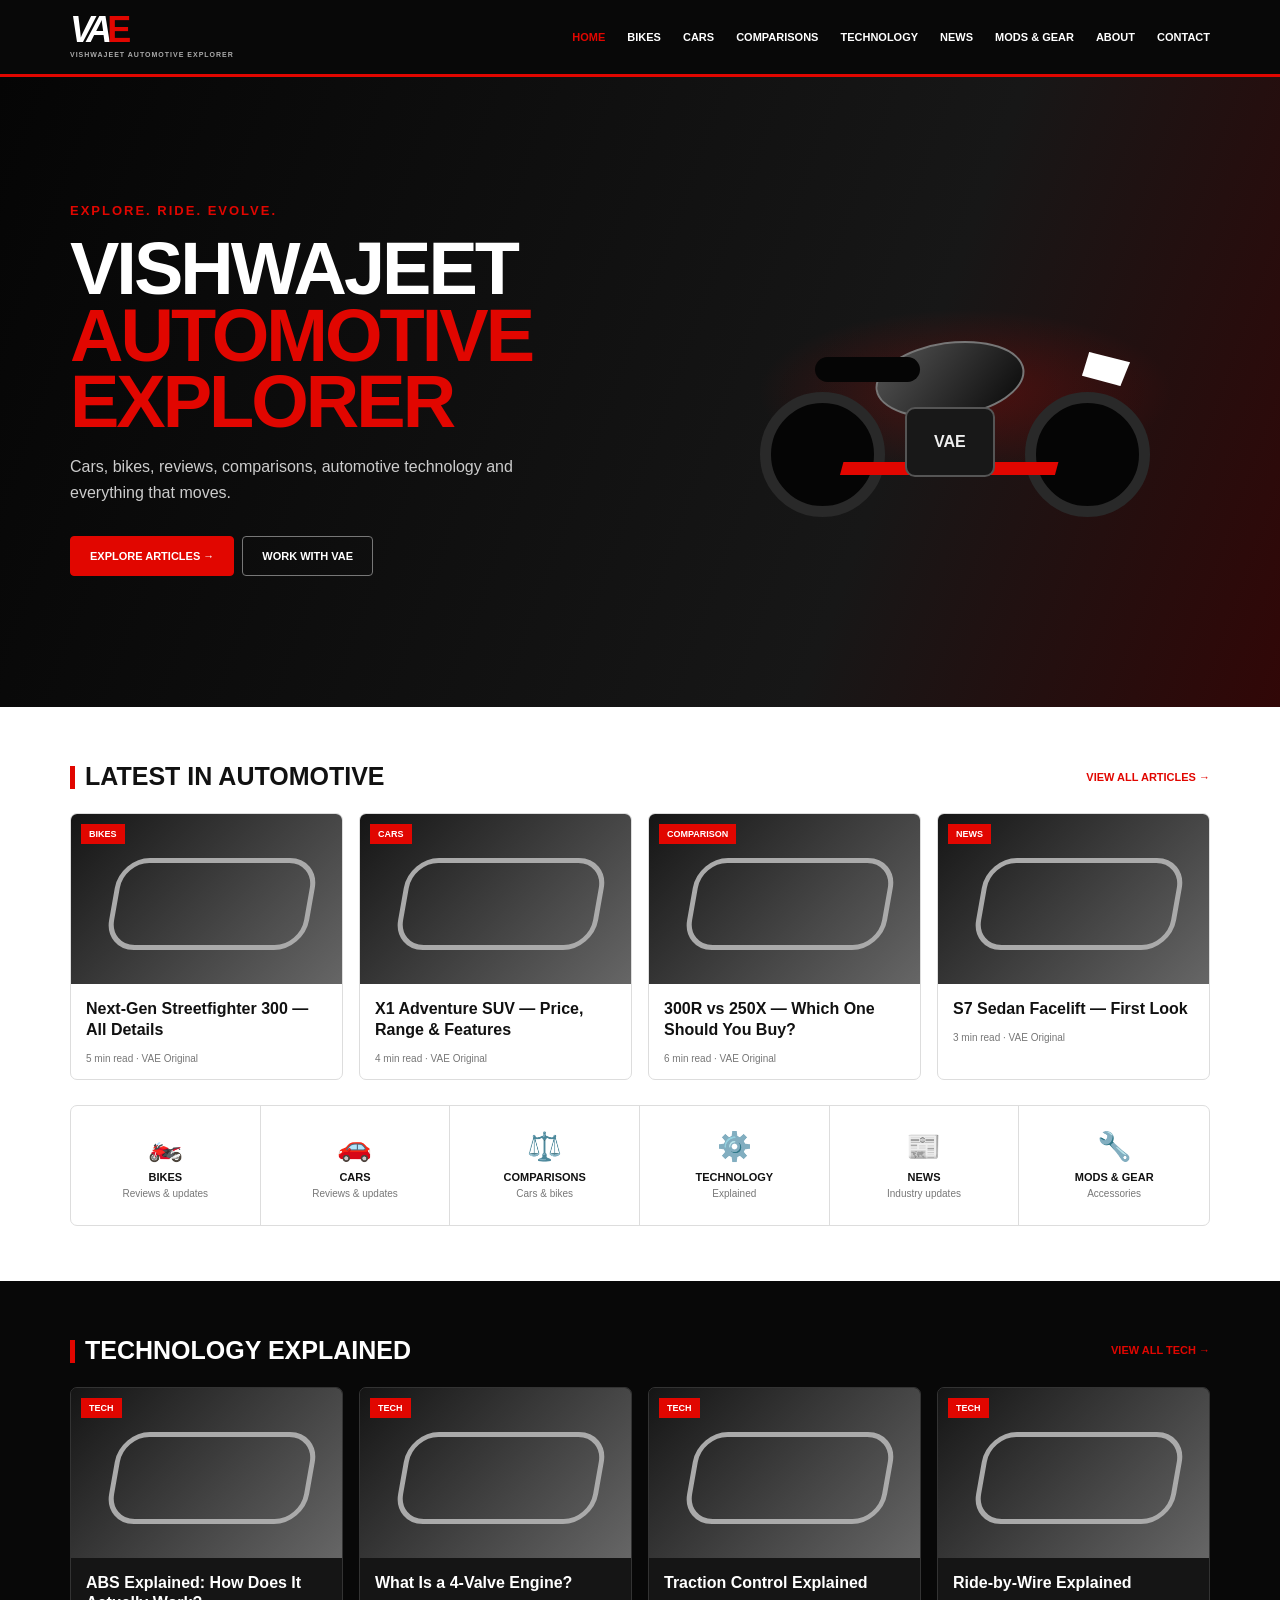
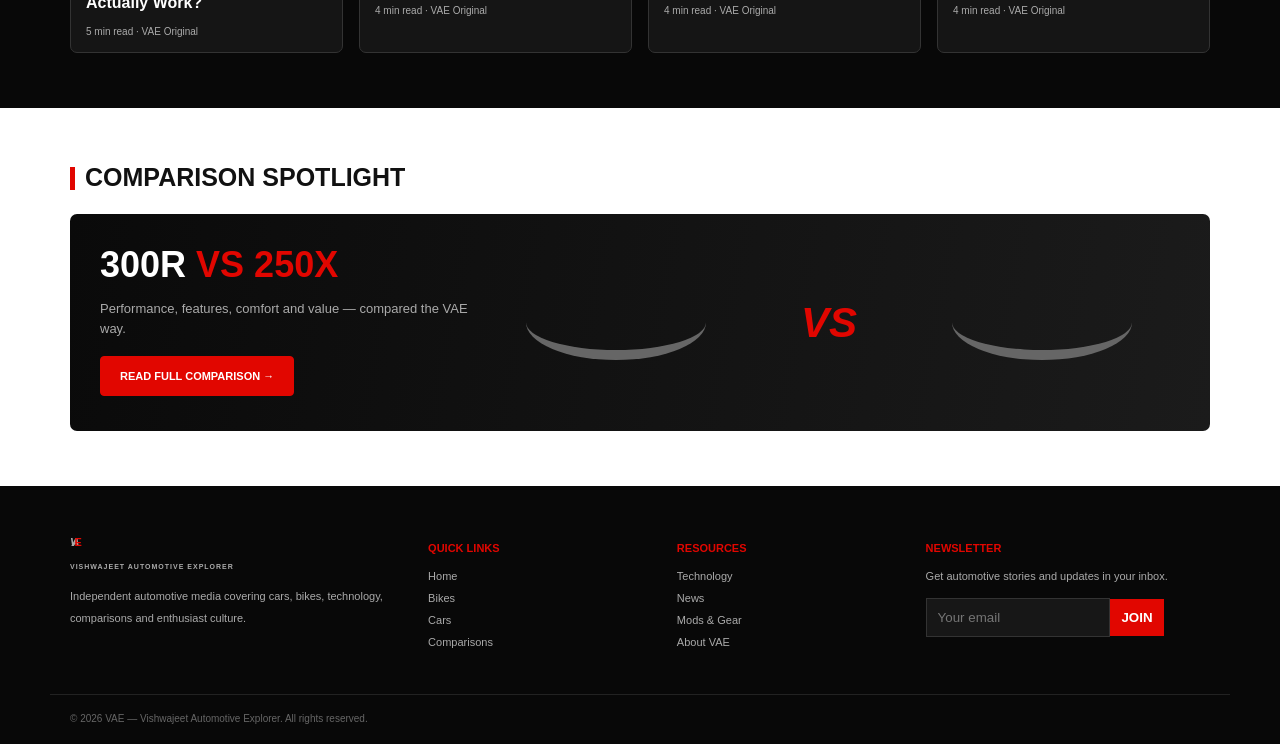
<file: index.html>
<!doctype html><html lang="en"><head><meta charset="utf-8"><meta name="viewport" content="width=device-width,initial-scale=1">
<title>Home | VAE</title><meta name="description" content="VAE — Vishwajeet Automotive Explorer. Cars, bikes, comparisons, technology and automotive news."><link rel="stylesheet" href="style.css"></head>
<body><header><div class="container nav"><a class="logo" href="index.html">VA<i>E</i><span class="sub">VISHWAJEET AUTOMOTIVE EXPLORER</span></a><nav><a class="active" href="index.html">Home</a><a class="" href="bikes.html">Bikes</a><a class="" href="cars.html">Cars</a><a class="" href="comparisons.html">Comparisons</a><a class="" href="technology.html">Technology</a><a class="" href="news.html">News</a><a class="" href="mods.html">Mods & Gear</a><a class="" href="about.html">About</a><a class="" href="contact.html">Contact</a></nav><div class="menu">☰</div></div></header><section class="hero"><div class="container hero-grid"><div><div class="eyebrow">EXPLORE. RIDE. EVOLVE.</div><h1>Vishwajeet<br><span>Automotive Explorer</span></h1><p>Cars, bikes, reviews, comparisons, automotive technology and everything that moves.</p><div class="actions"><a class="btn red" href="#latest">Explore Articles →</a><a class="btn" href="contact.html">Work With VAE</a></div></div><div class="bike-art"><div class="bike"><div class="wheel w1"></div><div class="wheel w2"></div><div class="tank"></div><div class="seat"></div><div class="frame"></div><div class="engine"></div><div class="lamp"></div></div></div></div></section>
<section id="latest"><div class="container"><div class="title"><h2>Latest in Automotive</h2><a class="more" href="news.html">View all articles →</a></div><div class="grid"><article class="card"><div class="pic"><span class="tag">BIKES</span></div><div class="body"><h3>Next-Gen Streetfighter 300 — All Details</h3><div class="meta">5 min read · VAE Original</div></div></article><article class="card"><div class="pic"><span class="tag">CARS</span></div><div class="body"><h3>X1 Adventure SUV — Price, Range & Features</h3><div class="meta">4 min read · VAE Original</div></div></article><article class="card"><div class="pic"><span class="tag">COMPARISON</span></div><div class="body"><h3>300R vs 250X — Which One Should You Buy?</h3><div class="meta">6 min read · VAE Original</div></div></article><article class="card"><div class="pic"><span class="tag">NEWS</span></div><div class="body"><h3>S7 Sedan Facelift — First Look</h3><div class="meta">3 min read · VAE Original</div></div></article></div>
<div class="categories"><a class="cat" href="bikes.html"><div class="icon">🏍️</div><b>BIKES</b><span>Reviews & updates</span></a><a class="cat" href="cars.html"><div class="icon">🚗</div><b>CARS</b><span>Reviews & updates</span></a><a class="cat" href="comparisons.html"><div class="icon">⚖️</div><b>COMPARISONS</b><span>Cars & bikes</span></a><a class="cat" href="technology.html"><div class="icon">⚙️</div><b>TECHNOLOGY</b><span>Explained</span></a><a class="cat" href="news.html"><div class="icon">📰</div><b>NEWS</b><span>Industry updates</span></a><a class="cat" href="mods.html"><div class="icon">🔧</div><b>MODS & GEAR</b><span>Accessories</span></a></div></div></section>
<section class="dark"><div class="container"><div class="title"><h2>Technology Explained</h2><a class="more" href="technology.html">View all tech →</a></div><div class="grid"><article class="card"><div class="pic"><span class="tag">TECH</span></div><div class="body"><h3>ABS Explained: How Does It Actually Work?</h3><div class="meta">5 min read · VAE Original</div></div></article><article class="card"><div class="pic"><span class="tag">TECH</span></div><div class="body"><h3>What Is a 4-Valve Engine?</h3><div class="meta">4 min read · VAE Original</div></div></article><article class="card"><div class="pic"><span class="tag">TECH</span></div><div class="body"><h3>Traction Control Explained</h3><div class="meta">4 min read · VAE Original</div></div></article><article class="card"><div class="pic"><span class="tag">TECH</span></div><div class="body"><h3>Ride-by-Wire Explained</h3><div class="meta">4 min read · VAE Original</div></div></article></div></div></section>
<section><div class="container"><div class="title"><h2>Comparison Spotlight</h2></div><div class="compare"><div><h2>300R <span>vs 250X</span></h2><p>Performance, features, comfort and value — compared the VAE way.</p><a class="btn red" href="comparisons.html">Read Full Comparison →</a></div><div class="versus"><div class="mini"></div><div class="vs">VS</div><div class="mini"></div></div></div></div></section>
<footer><div class="container foot"><div><a class="logo" href="index.html">VA<i>E</i><span class="sub">VISHWAJEET AUTOMOTIVE EXPLORER</span></a><p>Independent automotive media covering cars, bikes, technology, comparisons and enthusiast culture.</p></div><div><h3>Quick Links</h3><p><a href="index.html">Home</a><br><a href="bikes.html">Bikes</a><br><a href="cars.html">Cars</a><br><a href="comparisons.html">Comparisons</a></p></div><div><h3>Resources</h3><p><a href="technology.html">Technology</a><br><a href="news.html">News</a><br><a href="mods.html">Mods & Gear</a><br><a href="about.html">About VAE</a></p></div><div><h3>Newsletter</h3><p>Get automotive stories and updates in your inbox.</p><form onsubmit="event.preventDefault();alert('Thanks for joining VAE!');"><input aria-label="Email" required type="email" placeholder="Your email" style="padding:11px;width:65%;background:#171717;border:1px solid #333;color:white"><button style="padding:11px;background:#e10600;color:white;border:0;font-weight:bold">JOIN</button></form></div></div><div class="container copy">© 2026 VAE — Vishwajeet Automotive Explorer. All rights reserved.</div></footer></body></html>
</file>
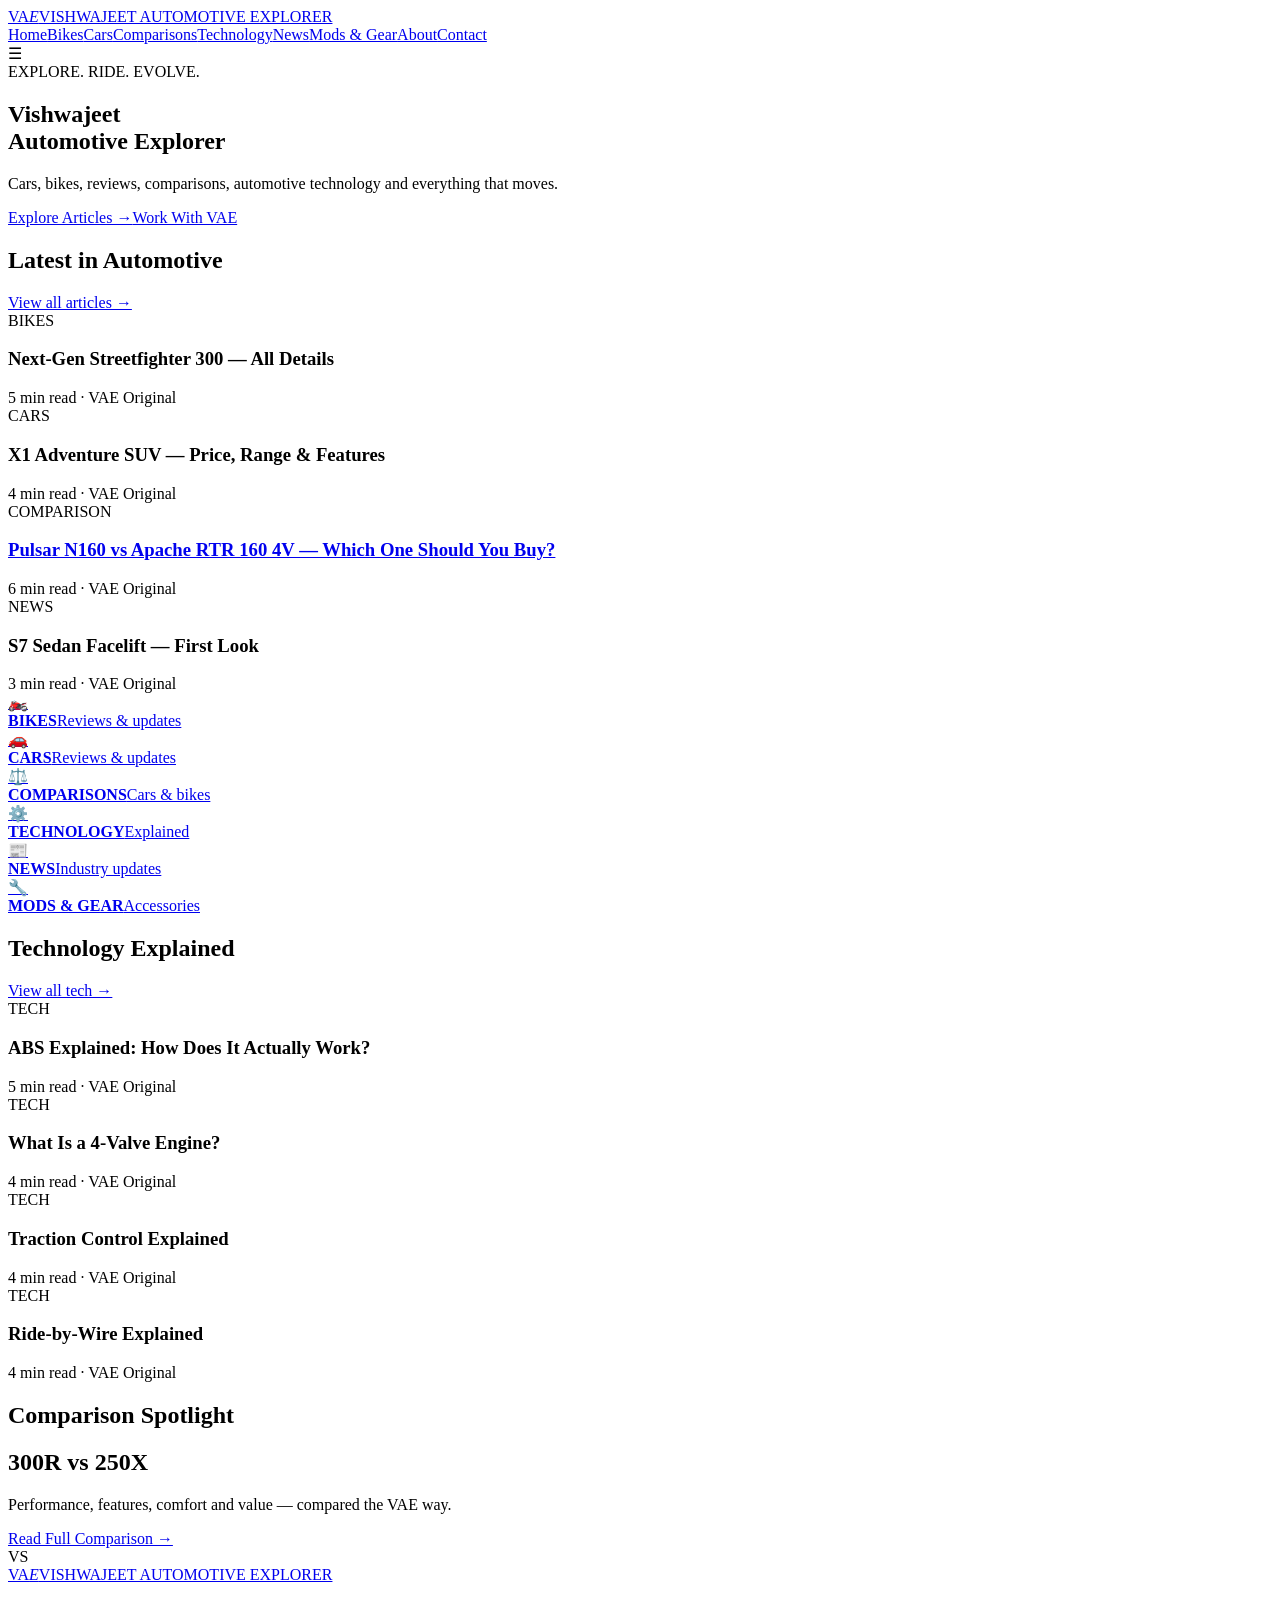
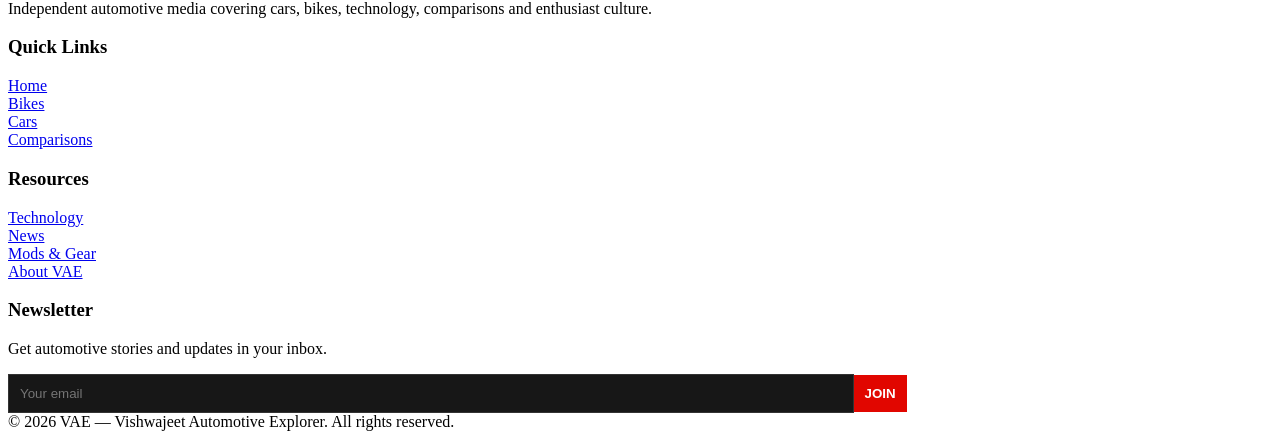
<file: VAE_real_website_N160_Apache_article/index.html>
<!doctype html><html lang="en"><head><meta charset="utf-8"><meta name="viewport" content="width=device-width,initial-scale=1">
<title>Home | VAE</title><meta name="description" content="VAE — Vishwajeet Automotive Explorer. Cars, bikes, comparisons, technology and automotive news."><link rel="stylesheet" href="style.css"></head>
<body><header><div class="container nav"><a class="logo" href="index.html">VA<i>E</i><span class="sub">VISHWAJEET AUTOMOTIVE EXPLORER</span></a><nav><a class="active" href="index.html">Home</a><a class="" href="bikes.html">Bikes</a><a class="" href="cars.html">Cars</a><a class="" href="comparisons.html">Comparisons</a><a class="" href="technology.html">Technology</a><a class="" href="news.html">News</a><a class="" href="mods.html">Mods & Gear</a><a class="" href="about.html">About</a><a class="" href="contact.html">Contact</a></nav><div class="menu">☰</div></div></header><section class="hero"><div class="container hero-grid"><div><div class="eyebrow">EXPLORE. RIDE. EVOLVE.</div><h1>Vishwajeet<br><span>Automotive Explorer</span></h1><p>Cars, bikes, reviews, comparisons, automotive technology and everything that moves.</p><div class="actions"><a class="btn red" href="#latest">Explore Articles →</a><a class="btn" href="contact.html">Work With VAE</a></div></div><div class="bike-art"><div class="bike"><div class="wheel w1"></div><div class="wheel w2"></div><div class="tank"></div><div class="seat"></div><div class="frame"></div><div class="engine"></div><div class="lamp"></div></div></div></div></section>
<section id="latest"><div class="container"><div class="title"><h2>Latest in Automotive</h2><a class="more" href="news.html">View all articles →</a></div><div class="grid"><article class="card"><div class="pic"><span class="tag">BIKES</span></div><div class="body"><h3>Next-Gen Streetfighter 300 — All Details</h3><div class="meta">5 min read · VAE Original</div></div></article><article class="card"><div class="pic"><span class="tag">CARS</span></div><div class="body"><h3>X1 Adventure SUV — Price, Range & Features</h3><div class="meta">4 min read · VAE Original</div></div></article><article class="card"><div class="pic"><span class="tag">COMPARISON</span></div><div class="body"><h3><a href="pulsar-n160-vs-apache-rtr-160-4v.html">Pulsar N160 vs Apache RTR 160 4V — Which One Should You Buy?</a></h3><div class="meta">6 min read · VAE Original</div></div></article><article class="card"><div class="pic"><span class="tag">NEWS</span></div><div class="body"><h3>S7 Sedan Facelift — First Look</h3><div class="meta">3 min read · VAE Original</div></div></article></div>
<div class="categories"><a class="cat" href="bikes.html"><div class="icon">🏍️</div><b>BIKES</b><span>Reviews & updates</span></a><a class="cat" href="cars.html"><div class="icon">🚗</div><b>CARS</b><span>Reviews & updates</span></a><a class="cat" href="comparisons.html"><div class="icon">⚖️</div><b>COMPARISONS</b><span>Cars & bikes</span></a><a class="cat" href="technology.html"><div class="icon">⚙️</div><b>TECHNOLOGY</b><span>Explained</span></a><a class="cat" href="news.html"><div class="icon">📰</div><b>NEWS</b><span>Industry updates</span></a><a class="cat" href="mods.html"><div class="icon">🔧</div><b>MODS & GEAR</b><span>Accessories</span></a></div></div></section>
<section class="dark"><div class="container"><div class="title"><h2>Technology Explained</h2><a class="more" href="technology.html">View all tech →</a></div><div class="grid"><article class="card"><div class="pic"><span class="tag">TECH</span></div><div class="body"><h3>ABS Explained: How Does It Actually Work?</h3><div class="meta">5 min read · VAE Original</div></div></article><article class="card"><div class="pic"><span class="tag">TECH</span></div><div class="body"><h3>What Is a 4-Valve Engine?</h3><div class="meta">4 min read · VAE Original</div></div></article><article class="card"><div class="pic"><span class="tag">TECH</span></div><div class="body"><h3>Traction Control Explained</h3><div class="meta">4 min read · VAE Original</div></div></article><article class="card"><div class="pic"><span class="tag">TECH</span></div><div class="body"><h3>Ride-by-Wire Explained</h3><div class="meta">4 min read · VAE Original</div></div></article></div></div></section>
<section><div class="container"><div class="title"><h2>Comparison Spotlight</h2></div><div class="compare"><div><h2>300R <span>vs 250X</span></h2><p>Performance, features, comfort and value — compared the VAE way.</p><a class="btn red" href="comparisons.html">Read Full Comparison →</a></div><div class="versus"><div class="mini"></div><div class="vs">VS</div><div class="mini"></div></div></div></div></section>
<footer><div class="container foot"><div><a class="logo" href="index.html">VA<i>E</i><span class="sub">VISHWAJEET AUTOMOTIVE EXPLORER</span></a><p>Independent automotive media covering cars, bikes, technology, comparisons and enthusiast culture.</p></div><div><h3>Quick Links</h3><p><a href="index.html">Home</a><br><a href="bikes.html">Bikes</a><br><a href="cars.html">Cars</a><br><a href="comparisons.html">Comparisons</a></p></div><div><h3>Resources</h3><p><a href="technology.html">Technology</a><br><a href="news.html">News</a><br><a href="mods.html">Mods & Gear</a><br><a href="about.html">About VAE</a></p></div><div><h3>Newsletter</h3><p>Get automotive stories and updates in your inbox.</p><form onsubmit="event.preventDefault();alert('Thanks for joining VAE!');"><input aria-label="Email" required type="email" placeholder="Your email" style="padding:11px;width:65%;background:#171717;border:1px solid #333;color:white"><button style="padding:11px;background:#e10600;color:white;border:0;font-weight:bold">JOIN</button></form></div></div><div class="container copy">© 2026 VAE — Vishwajeet Automotive Explorer. All rights reserved.</div></footer></body></html>
</file>
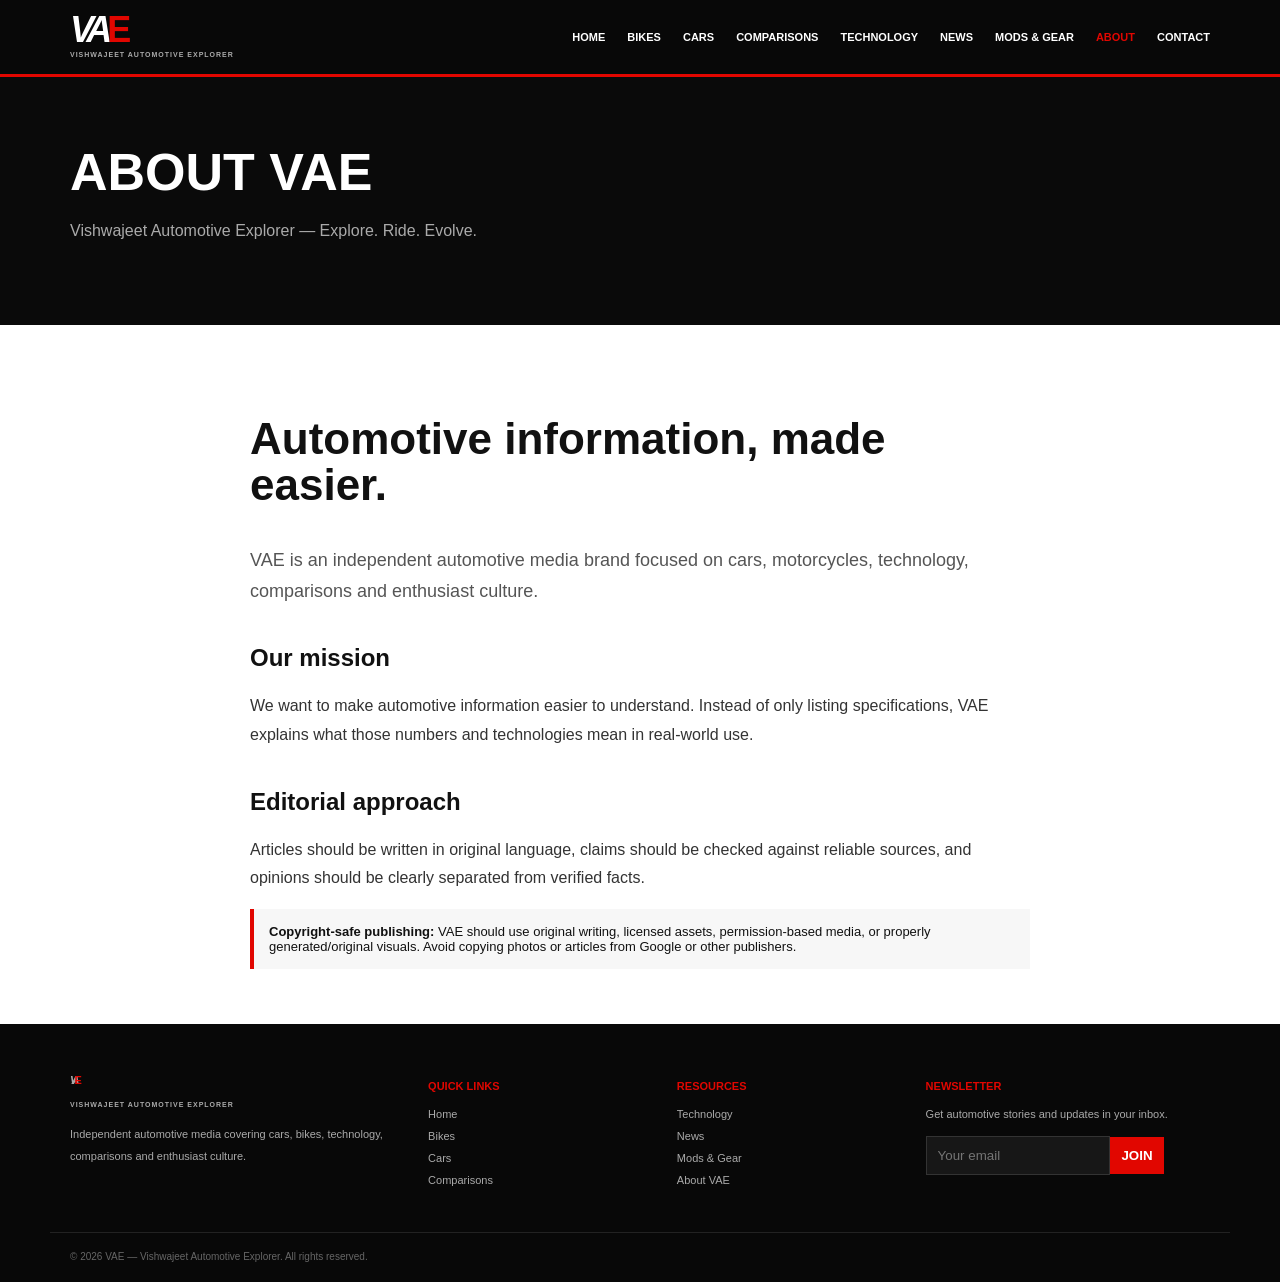
<file: 383d36e6-2457-49e1-8d88-7e3988788743.html>
<!doctype html><html lang="en"><head><meta charset="utf-8"><meta name="viewport" content="width=device-width,initial-scale=1">
<title>About VAE | VAE</title><meta name="description" content="VAE — Vishwajeet Automotive Explorer. Cars, bikes, comparisons, technology and automotive news."><link rel="stylesheet" href="style.css"></head>
<body><header><div class="container nav"><a class="logo" href="index.html">VA<i>E</i><span class="sub">VISHWAJEET AUTOMOTIVE EXPLORER</span></a><nav><a class="" href="index.html">Home</a><a class="" href="bikes.html">Bikes</a><a class="" href="cars.html">Cars</a><a class="" href="comparisons.html">Comparisons</a><a class="" href="technology.html">Technology</a><a class="" href="news.html">News</a><a class="" href="mods.html">Mods & Gear</a><a class="active" href="about.html">About</a><a class="" href="contact.html">Contact</a></nav><div class="menu">☰</div></div></header><section class="page-hero"><div class="container"><h1>About VAE</h1><p>Vishwajeet Automotive Explorer — Explore. Ride. Evolve.</p></div></section><section><div class="container article"><h1>Automotive information, made easier.</h1><p class="lead">VAE is an independent automotive media brand focused on cars, motorcycles, technology, comparisons and enthusiast culture.</p><h2>Our mission</h2><p>We want to make automotive information easier to understand. Instead of only listing specifications, VAE explains what those numbers and technologies mean in real-world use.</p><h2>Editorial approach</h2><p>Articles should be written in original language, claims should be checked against reliable sources, and opinions should be clearly separated from verified facts.</p><div class="notice"><b>Copyright-safe publishing:</b> VAE should use original writing, licensed assets, permission-based media, or properly generated/original visuals. Avoid copying photos or articles from Google or other publishers.</div></div></section>
<footer><div class="container foot"><div><a class="logo" href="index.html">VA<i>E</i><span class="sub">VISHWAJEET AUTOMOTIVE EXPLORER</span></a><p>Independent automotive media covering cars, bikes, technology, comparisons and enthusiast culture.</p></div><div><h3>Quick Links</h3><p><a href="index.html">Home</a><br><a href="bikes.html">Bikes</a><br><a href="cars.html">Cars</a><br><a href="comparisons.html">Comparisons</a></p></div><div><h3>Resources</h3><p><a href="technology.html">Technology</a><br><a href="news.html">News</a><br><a href="mods.html">Mods & Gear</a><br><a href="about.html">About VAE</a></p></div><div><h3>Newsletter</h3><p>Get automotive stories and updates in your inbox.</p><form onsubmit="event.preventDefault();alert('Thanks for joining VAE!');"><input aria-label="Email" required type="email" placeholder="Your email" style="padding:11px;width:65%;background:#171717;border:1px solid #333;color:white"><button style="padding:11px;background:#e10600;color:white;border:0;font-weight:bold">JOIN</button></form></div></div><div class="container copy">© 2026 VAE — Vishwajeet Automotive Explorer. All rights reserved.</div></footer></body></html>
</file>
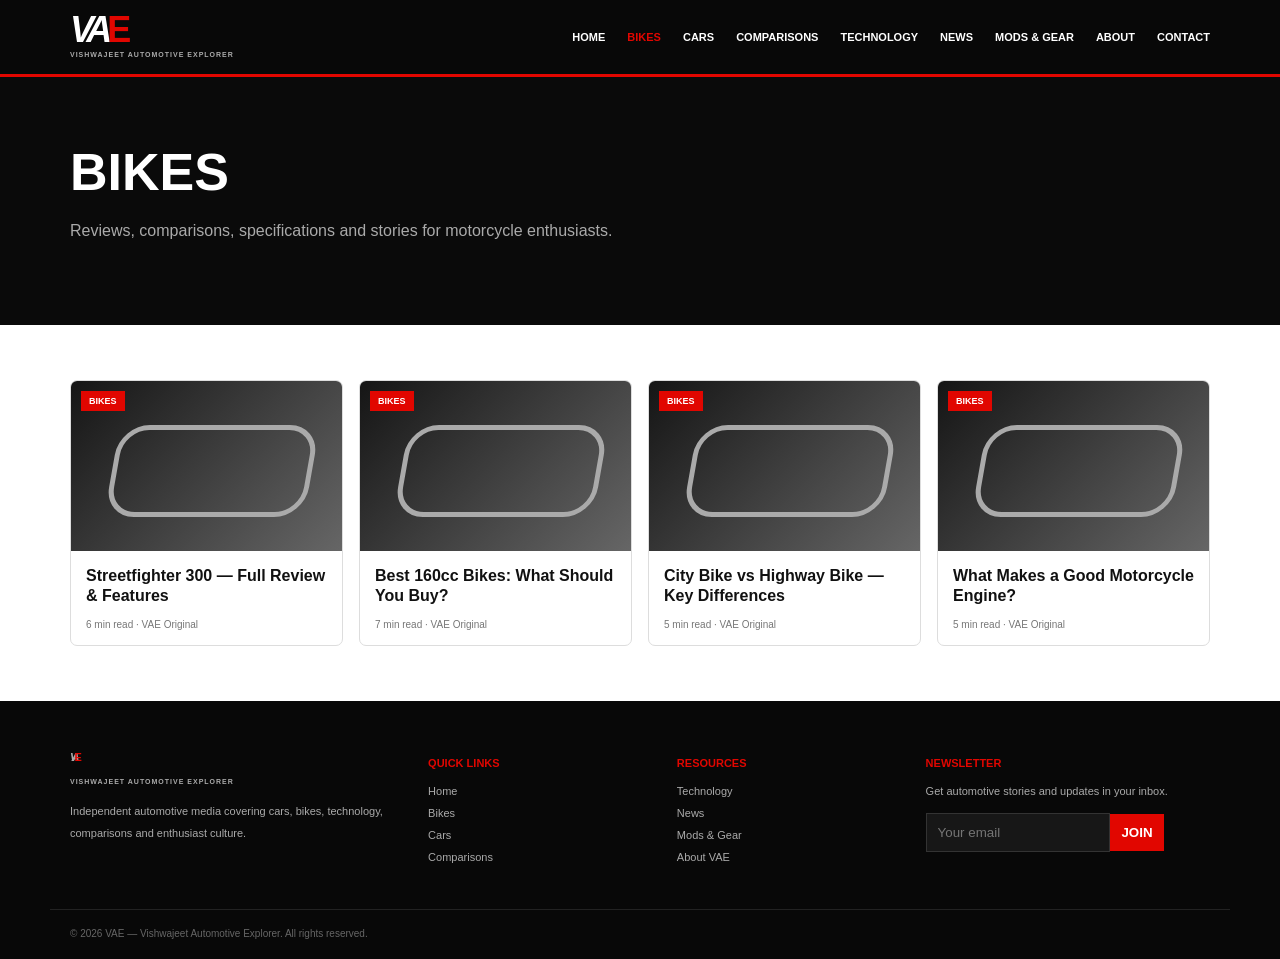
<file: bikes.html>
<!doctype html><html lang="en"><head><meta charset="utf-8"><meta name="viewport" content="width=device-width,initial-scale=1">
<title>Bikes | VAE</title><meta name="description" content="VAE — Vishwajeet Automotive Explorer. Cars, bikes, comparisons, technology and automotive news."><link rel="stylesheet" href="style.css"></head>
<body><header><div class="container nav"><a class="logo" href="index.html">VA<i>E</i><span class="sub">VISHWAJEET AUTOMOTIVE EXPLORER</span></a><nav><a class="" href="index.html">Home</a><a class="active" href="bikes.html">Bikes</a><a class="" href="cars.html">Cars</a><a class="" href="comparisons.html">Comparisons</a><a class="" href="technology.html">Technology</a><a class="" href="news.html">News</a><a class="" href="mods.html">Mods & Gear</a><a class="" href="about.html">About</a><a class="" href="contact.html">Contact</a></nav><div class="menu">☰</div></div></header><section class="page-hero"><div class="container"><h1>Bikes</h1><p>Reviews, comparisons, specifications and stories for motorcycle enthusiasts.</p></div></section><section><div class="container"><div class="grid"><article class="card"><div class="pic"><span class="tag">BIKES</span></div><div class="body"><h3>Streetfighter 300 — Full Review & Features</h3><div class="meta">6 min read · VAE Original</div></div></article><article class="card"><div class="pic"><span class="tag">BIKES</span></div><div class="body"><h3>Best 160cc Bikes: What Should You Buy?</h3><div class="meta">7 min read · VAE Original</div></div></article><article class="card"><div class="pic"><span class="tag">BIKES</span></div><div class="body"><h3>City Bike vs Highway Bike — Key Differences</h3><div class="meta">5 min read · VAE Original</div></div></article><article class="card"><div class="pic"><span class="tag">BIKES</span></div><div class="body"><h3>What Makes a Good Motorcycle Engine?</h3><div class="meta">5 min read · VAE Original</div></div></article></div></div></section>
<footer><div class="container foot"><div><a class="logo" href="index.html">VA<i>E</i><span class="sub">VISHWAJEET AUTOMOTIVE EXPLORER</span></a><p>Independent automotive media covering cars, bikes, technology, comparisons and enthusiast culture.</p></div><div><h3>Quick Links</h3><p><a href="index.html">Home</a><br><a href="bikes.html">Bikes</a><br><a href="cars.html">Cars</a><br><a href="comparisons.html">Comparisons</a></p></div><div><h3>Resources</h3><p><a href="technology.html">Technology</a><br><a href="news.html">News</a><br><a href="mods.html">Mods & Gear</a><br><a href="about.html">About VAE</a></p></div><div><h3>Newsletter</h3><p>Get automotive stories and updates in your inbox.</p><form onsubmit="event.preventDefault();alert('Thanks for joining VAE!');"><input aria-label="Email" required type="email" placeholder="Your email" style="padding:11px;width:65%;background:#171717;border:1px solid #333;color:white"><button style="padding:11px;background:#e10600;color:white;border:0;font-weight:bold">JOIN</button></form></div></div><div class="container copy">© 2026 VAE — Vishwajeet Automotive Explorer. All rights reserved.</div></footer></body></html>
</file>
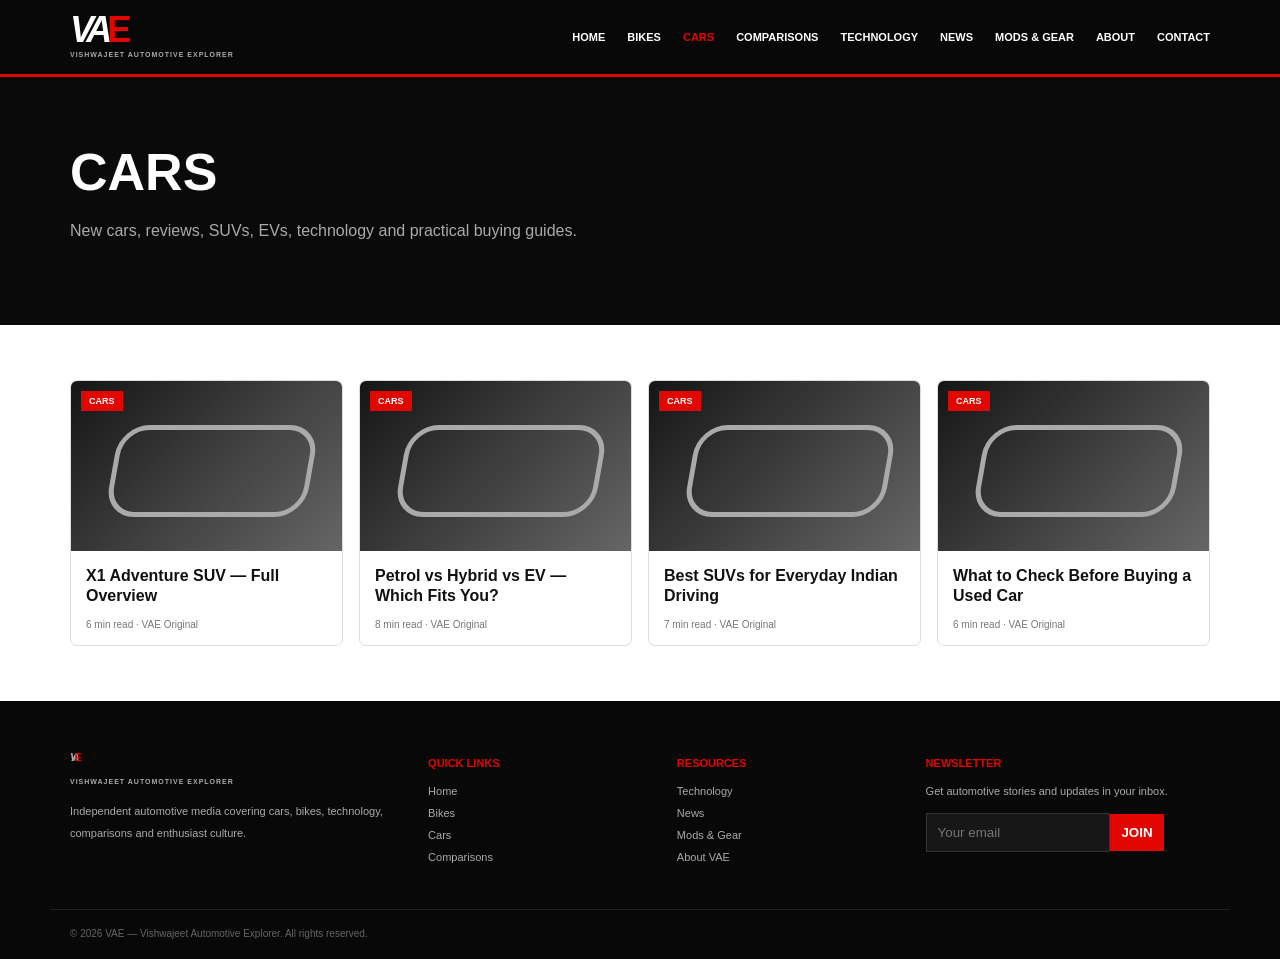
<file: cars.html>
<!doctype html><html lang="en"><head><meta charset="utf-8"><meta name="viewport" content="width=device-width,initial-scale=1">
<title>Cars | VAE</title><meta name="description" content="VAE — Vishwajeet Automotive Explorer. Cars, bikes, comparisons, technology and automotive news."><link rel="stylesheet" href="style.css"></head>
<body><header><div class="container nav"><a class="logo" href="index.html">VA<i>E</i><span class="sub">VISHWAJEET AUTOMOTIVE EXPLORER</span></a><nav><a class="" href="index.html">Home</a><a class="" href="bikes.html">Bikes</a><a class="active" href="cars.html">Cars</a><a class="" href="comparisons.html">Comparisons</a><a class="" href="technology.html">Technology</a><a class="" href="news.html">News</a><a class="" href="mods.html">Mods & Gear</a><a class="" href="about.html">About</a><a class="" href="contact.html">Contact</a></nav><div class="menu">☰</div></div></header><section class="page-hero"><div class="container"><h1>Cars</h1><p>New cars, reviews, SUVs, EVs, technology and practical buying guides.</p></div></section><section><div class="container"><div class="grid"><article class="card"><div class="pic"><span class="tag">CARS</span></div><div class="body"><h3>X1 Adventure SUV — Full Overview</h3><div class="meta">6 min read · VAE Original</div></div></article><article class="card"><div class="pic"><span class="tag">CARS</span></div><div class="body"><h3>Petrol vs Hybrid vs EV — Which Fits You?</h3><div class="meta">8 min read · VAE Original</div></div></article><article class="card"><div class="pic"><span class="tag">CARS</span></div><div class="body"><h3>Best SUVs for Everyday Indian Driving</h3><div class="meta">7 min read · VAE Original</div></div></article><article class="card"><div class="pic"><span class="tag">CARS</span></div><div class="body"><h3>What to Check Before Buying a Used Car</h3><div class="meta">6 min read · VAE Original</div></div></article></div></div></section>
<footer><div class="container foot"><div><a class="logo" href="index.html">VA<i>E</i><span class="sub">VISHWAJEET AUTOMOTIVE EXPLORER</span></a><p>Independent automotive media covering cars, bikes, technology, comparisons and enthusiast culture.</p></div><div><h3>Quick Links</h3><p><a href="index.html">Home</a><br><a href="bikes.html">Bikes</a><br><a href="cars.html">Cars</a><br><a href="comparisons.html">Comparisons</a></p></div><div><h3>Resources</h3><p><a href="technology.html">Technology</a><br><a href="news.html">News</a><br><a href="mods.html">Mods & Gear</a><br><a href="about.html">About VAE</a></p></div><div><h3>Newsletter</h3><p>Get automotive stories and updates in your inbox.</p><form onsubmit="event.preventDefault();alert('Thanks for joining VAE!');"><input aria-label="Email" required type="email" placeholder="Your email" style="padding:11px;width:65%;background:#171717;border:1px solid #333;color:white"><button style="padding:11px;background:#e10600;color:white;border:0;font-weight:bold">JOIN</button></form></div></div><div class="container copy">© 2026 VAE — Vishwajeet Automotive Explorer. All rights reserved.</div></footer></body></html>
</file>
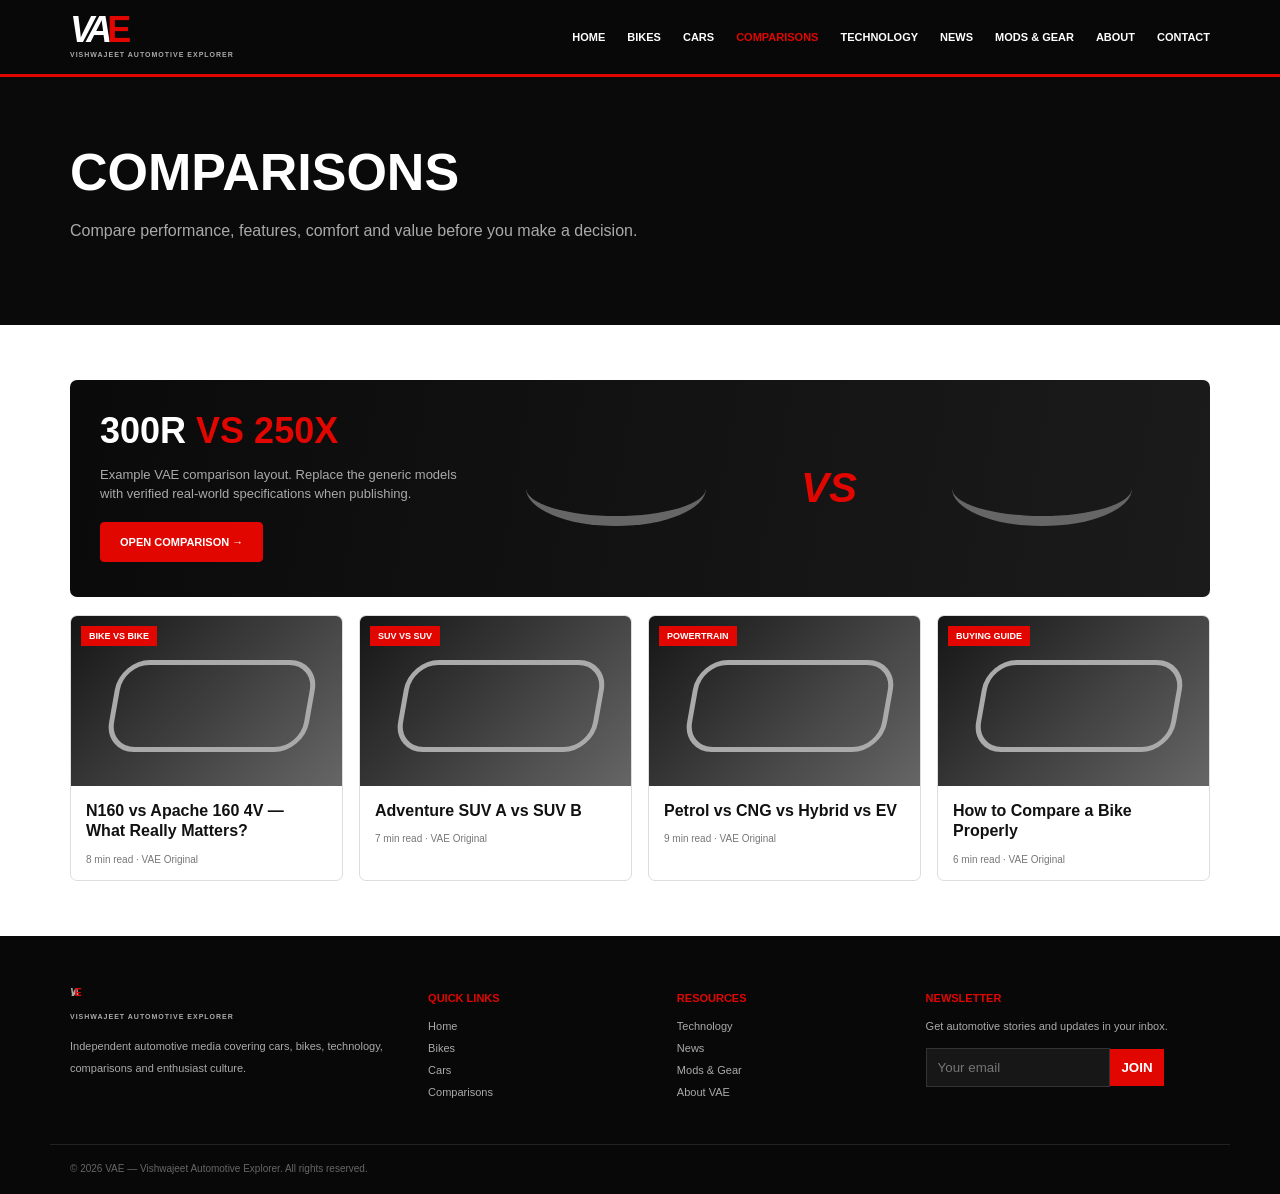
<file: comparisons.html>
<!doctype html><html lang="en"><head><meta charset="utf-8"><meta name="viewport" content="width=device-width,initial-scale=1">
<title>Comparisons | VAE</title><meta name="description" content="VAE — Vishwajeet Automotive Explorer. Cars, bikes, comparisons, technology and automotive news."><link rel="stylesheet" href="style.css"></head>
<body><header><div class="container nav"><a class="logo" href="index.html">VA<i>E</i><span class="sub">VISHWAJEET AUTOMOTIVE EXPLORER</span></a><nav><a class="" href="index.html">Home</a><a class="" href="bikes.html">Bikes</a><a class="" href="cars.html">Cars</a><a class="active" href="comparisons.html">Comparisons</a><a class="" href="technology.html">Technology</a><a class="" href="news.html">News</a><a class="" href="mods.html">Mods & Gear</a><a class="" href="about.html">About</a><a class="" href="contact.html">Contact</a></nav><div class="menu">☰</div></div></header><section class="page-hero"><div class="container"><h1>Comparisons</h1><p>Compare performance, features, comfort and value before you make a decision.</p></div></section>
<section><div class="container"><div class="compare"><div><h2>300R <span>vs 250X</span></h2><p>Example VAE comparison layout. Replace the generic models with verified real-world specifications when publishing.</p><a class="btn red" href="#">Open Comparison →</a></div><div class="versus"><div class="mini"></div><div class="vs">VS</div><div class="mini"></div></div></div><br><div class="grid"><article class="card"><div class="pic"><span class="tag">BIKE VS BIKE</span></div><div class="body"><h3>N160 vs Apache 160 4V — What Really Matters?</h3><div class="meta">8 min read · VAE Original</div></div></article><article class="card"><div class="pic"><span class="tag">SUV VS SUV</span></div><div class="body"><h3>Adventure SUV A vs SUV B</h3><div class="meta">7 min read · VAE Original</div></div></article><article class="card"><div class="pic"><span class="tag">POWERTRAIN</span></div><div class="body"><h3>Petrol vs CNG vs Hybrid vs EV</h3><div class="meta">9 min read · VAE Original</div></div></article><article class="card"><div class="pic"><span class="tag">BUYING GUIDE</span></div><div class="body"><h3>How to Compare a Bike Properly</h3><div class="meta">6 min read · VAE Original</div></div></article></div></div></section>
<footer><div class="container foot"><div><a class="logo" href="index.html">VA<i>E</i><span class="sub">VISHWAJEET AUTOMOTIVE EXPLORER</span></a><p>Independent automotive media covering cars, bikes, technology, comparisons and enthusiast culture.</p></div><div><h3>Quick Links</h3><p><a href="index.html">Home</a><br><a href="bikes.html">Bikes</a><br><a href="cars.html">Cars</a><br><a href="comparisons.html">Comparisons</a></p></div><div><h3>Resources</h3><p><a href="technology.html">Technology</a><br><a href="news.html">News</a><br><a href="mods.html">Mods & Gear</a><br><a href="about.html">About VAE</a></p></div><div><h3>Newsletter</h3><p>Get automotive stories and updates in your inbox.</p><form onsubmit="event.preventDefault();alert('Thanks for joining VAE!');"><input aria-label="Email" required type="email" placeholder="Your email" style="padding:11px;width:65%;background:#171717;border:1px solid #333;color:white"><button style="padding:11px;background:#e10600;color:white;border:0;font-weight:bold">JOIN</button></form></div></div><div class="container copy">© 2026 VAE — Vishwajeet Automotive Explorer. All rights reserved.</div></footer></body></html>
</file>
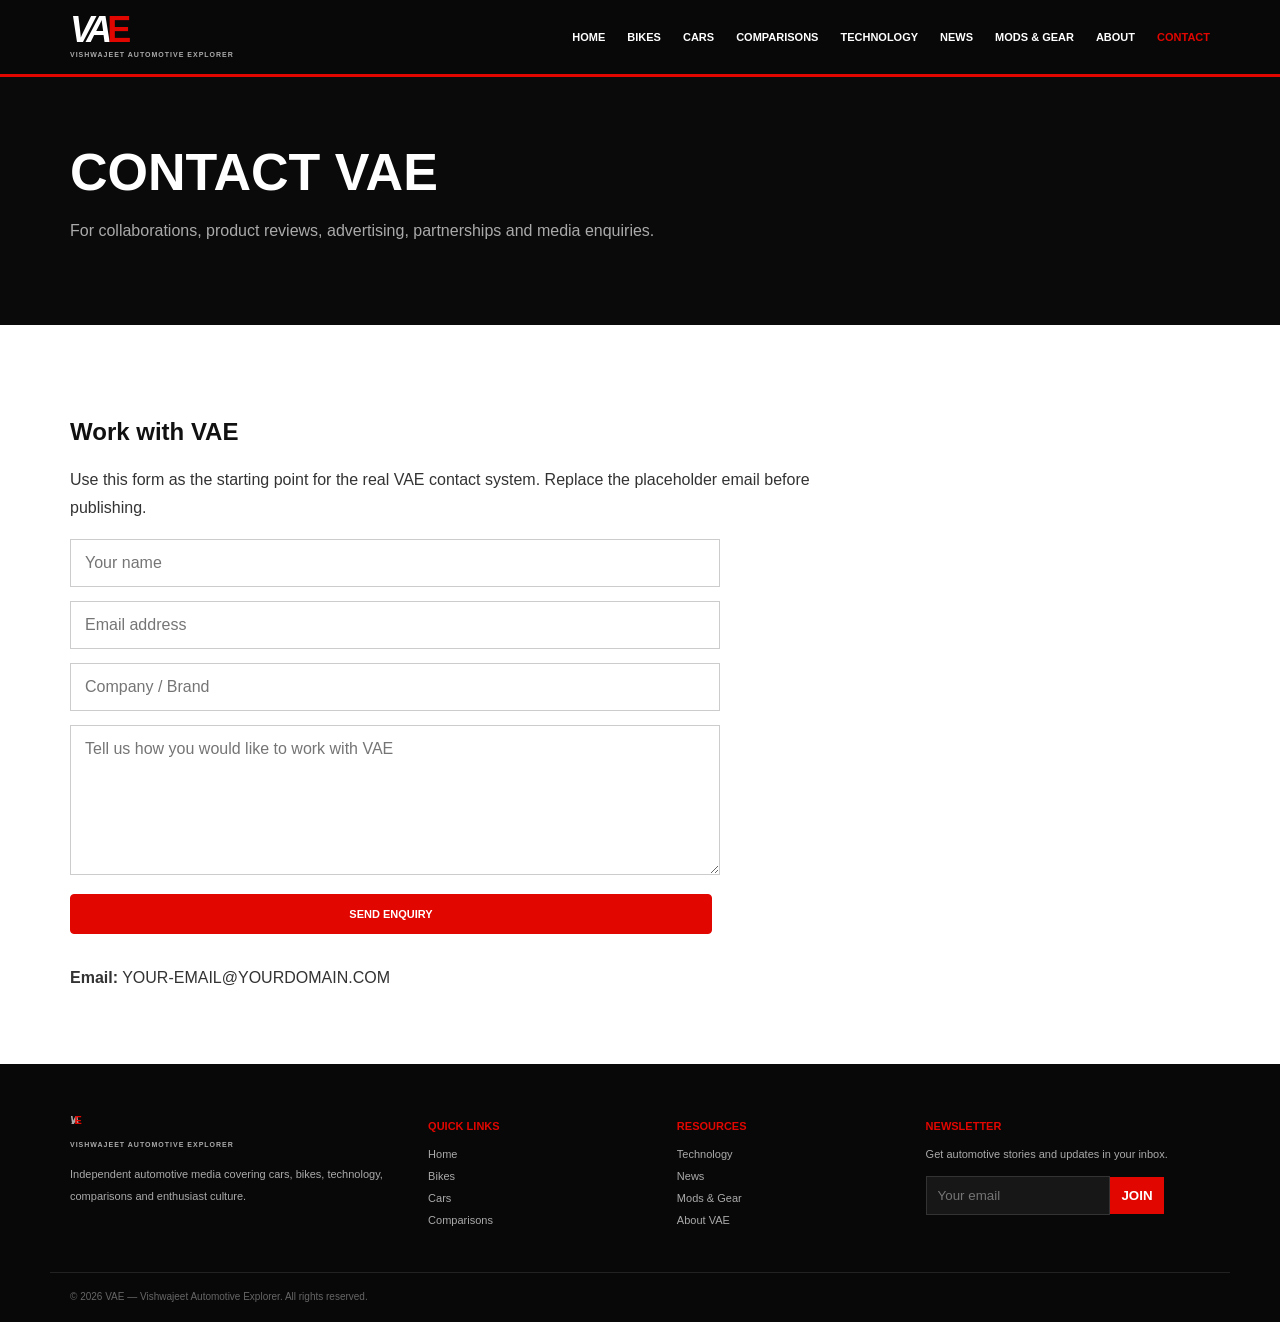
<file: contact.html>
<!doctype html><html lang="en"><head><meta charset="utf-8"><meta name="viewport" content="width=device-width,initial-scale=1">
<title>Contact VAE | VAE</title><meta name="description" content="VAE — Vishwajeet Automotive Explorer. Cars, bikes, comparisons, technology and automotive news."><link rel="stylesheet" href="style.css"></head>
<body><header><div class="container nav"><a class="logo" href="index.html">VA<i>E</i><span class="sub">VISHWAJEET AUTOMOTIVE EXPLORER</span></a><nav><a class="" href="index.html">Home</a><a class="" href="bikes.html">Bikes</a><a class="" href="cars.html">Cars</a><a class="" href="comparisons.html">Comparisons</a><a class="" href="technology.html">Technology</a><a class="" href="news.html">News</a><a class="" href="mods.html">Mods & Gear</a><a class="" href="about.html">About</a><a class="active" href="contact.html">Contact</a></nav><div class="menu">☰</div></div></header><section class="page-hero"><div class="container"><h1>Contact VAE</h1><p>For collaborations, product reviews, advertising, partnerships and media enquiries.</p></div></section><section><div class="container"><div class="article"><h2>Work with VAE</h2><p>Use this form as the starting point for the real VAE contact system. Replace the placeholder email before publishing.</p><form class="form" onsubmit="event.preventDefault();alert('Demo form submitted. Connect this form to your email service before launch.');"><input required placeholder="Your name"><input required type="email" placeholder="Email address"><input placeholder="Company / Brand"><textarea required placeholder="Tell us how you would like to work with VAE"></textarea><button class="btn red" type="submit">Send Enquiry</button></form><p style="margin-top:25px"><b>Email:</b> YOUR-EMAIL@YOURDOMAIN.COM</p></div></div></section>
<footer><div class="container foot"><div><a class="logo" href="index.html">VA<i>E</i><span class="sub">VISHWAJEET AUTOMOTIVE EXPLORER</span></a><p>Independent automotive media covering cars, bikes, technology, comparisons and enthusiast culture.</p></div><div><h3>Quick Links</h3><p><a href="index.html">Home</a><br><a href="bikes.html">Bikes</a><br><a href="cars.html">Cars</a><br><a href="comparisons.html">Comparisons</a></p></div><div><h3>Resources</h3><p><a href="technology.html">Technology</a><br><a href="news.html">News</a><br><a href="mods.html">Mods & Gear</a><br><a href="about.html">About VAE</a></p></div><div><h3>Newsletter</h3><p>Get automotive stories and updates in your inbox.</p><form onsubmit="event.preventDefault();alert('Thanks for joining VAE!');"><input aria-label="Email" required type="email" placeholder="Your email" style="padding:11px;width:65%;background:#171717;border:1px solid #333;color:white"><button style="padding:11px;background:#e10600;color:white;border:0;font-weight:bold">JOIN</button></form></div></div><div class="container copy">© 2026 VAE — Vishwajeet Automotive Explorer. All rights reserved.</div></footer></body></html>
</file>
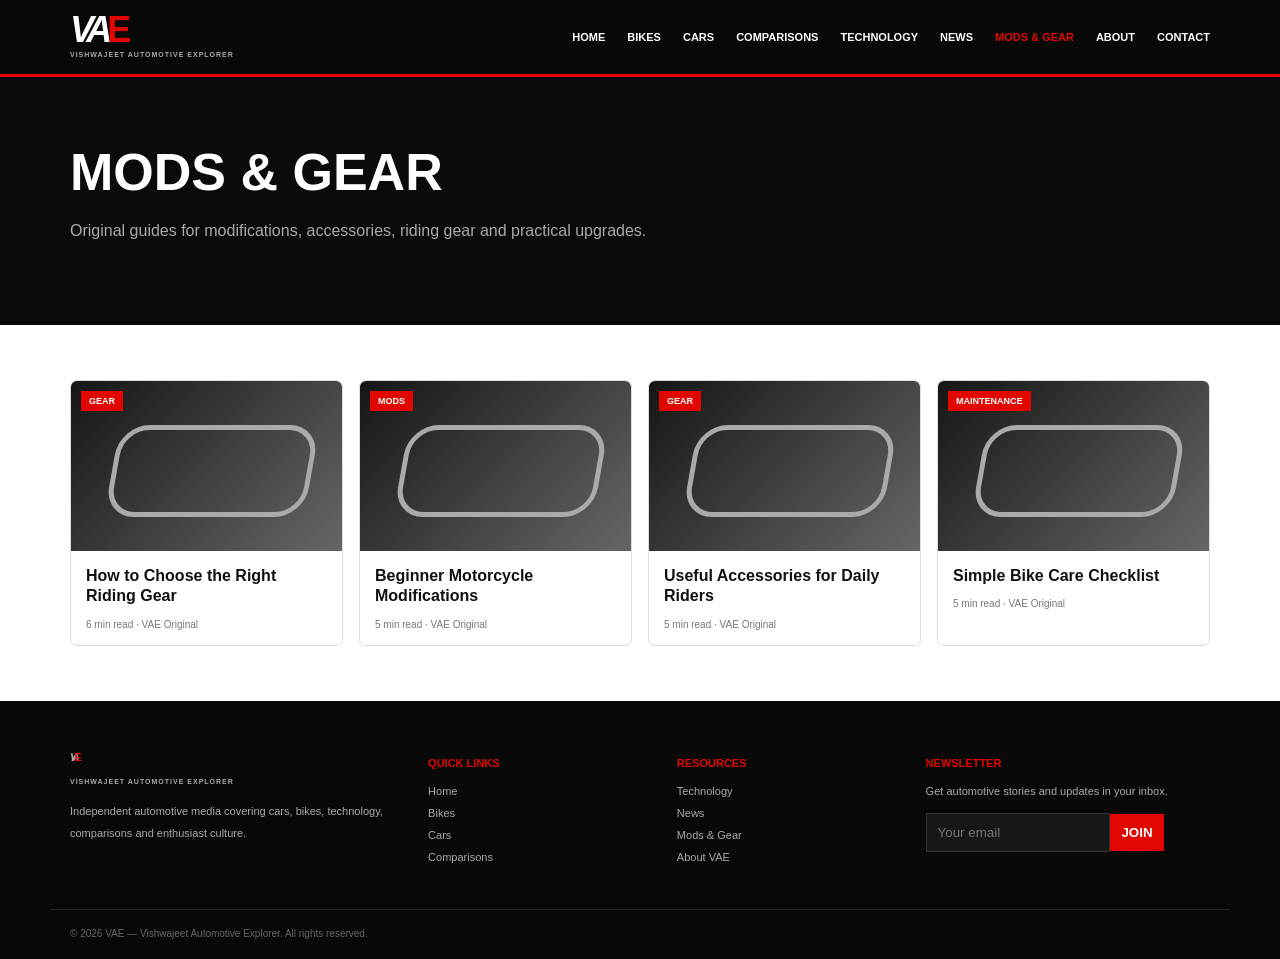
<file: mods.html>
<!doctype html><html lang="en"><head><meta charset="utf-8"><meta name="viewport" content="width=device-width,initial-scale=1">
<title>Mods & Gear | VAE</title><meta name="description" content="VAE — Vishwajeet Automotive Explorer. Cars, bikes, comparisons, technology and automotive news."><link rel="stylesheet" href="style.css"></head>
<body><header><div class="container nav"><a class="logo" href="index.html">VA<i>E</i><span class="sub">VISHWAJEET AUTOMOTIVE EXPLORER</span></a><nav><a class="" href="index.html">Home</a><a class="" href="bikes.html">Bikes</a><a class="" href="cars.html">Cars</a><a class="" href="comparisons.html">Comparisons</a><a class="" href="technology.html">Technology</a><a class="" href="news.html">News</a><a class="active" href="mods.html">Mods & Gear</a><a class="" href="about.html">About</a><a class="" href="contact.html">Contact</a></nav><div class="menu">☰</div></div></header><section class="page-hero"><div class="container"><h1>Mods & Gear</h1><p>Original guides for modifications, accessories, riding gear and practical upgrades.</p></div></section><section><div class="container"><div class="grid"><article class="card"><div class="pic"><span class="tag">GEAR</span></div><div class="body"><h3>How to Choose the Right Riding Gear</h3><div class="meta">6 min read · VAE Original</div></div></article><article class="card"><div class="pic"><span class="tag">MODS</span></div><div class="body"><h3>Beginner Motorcycle Modifications</h3><div class="meta">5 min read · VAE Original</div></div></article><article class="card"><div class="pic"><span class="tag">GEAR</span></div><div class="body"><h3>Useful Accessories for Daily Riders</h3><div class="meta">5 min read · VAE Original</div></div></article><article class="card"><div class="pic"><span class="tag">MAINTENANCE</span></div><div class="body"><h3>Simple Bike Care Checklist</h3><div class="meta">5 min read · VAE Original</div></div></article></div></div></section>
<footer><div class="container foot"><div><a class="logo" href="index.html">VA<i>E</i><span class="sub">VISHWAJEET AUTOMOTIVE EXPLORER</span></a><p>Independent automotive media covering cars, bikes, technology, comparisons and enthusiast culture.</p></div><div><h3>Quick Links</h3><p><a href="index.html">Home</a><br><a href="bikes.html">Bikes</a><br><a href="cars.html">Cars</a><br><a href="comparisons.html">Comparisons</a></p></div><div><h3>Resources</h3><p><a href="technology.html">Technology</a><br><a href="news.html">News</a><br><a href="mods.html">Mods & Gear</a><br><a href="about.html">About VAE</a></p></div><div><h3>Newsletter</h3><p>Get automotive stories and updates in your inbox.</p><form onsubmit="event.preventDefault();alert('Thanks for joining VAE!');"><input aria-label="Email" required type="email" placeholder="Your email" style="padding:11px;width:65%;background:#171717;border:1px solid #333;color:white"><button style="padding:11px;background:#e10600;color:white;border:0;font-weight:bold">JOIN</button></form></div></div><div class="container copy">© 2026 VAE — Vishwajeet Automotive Explorer. All rights reserved.</div></footer></body></html>
</file>
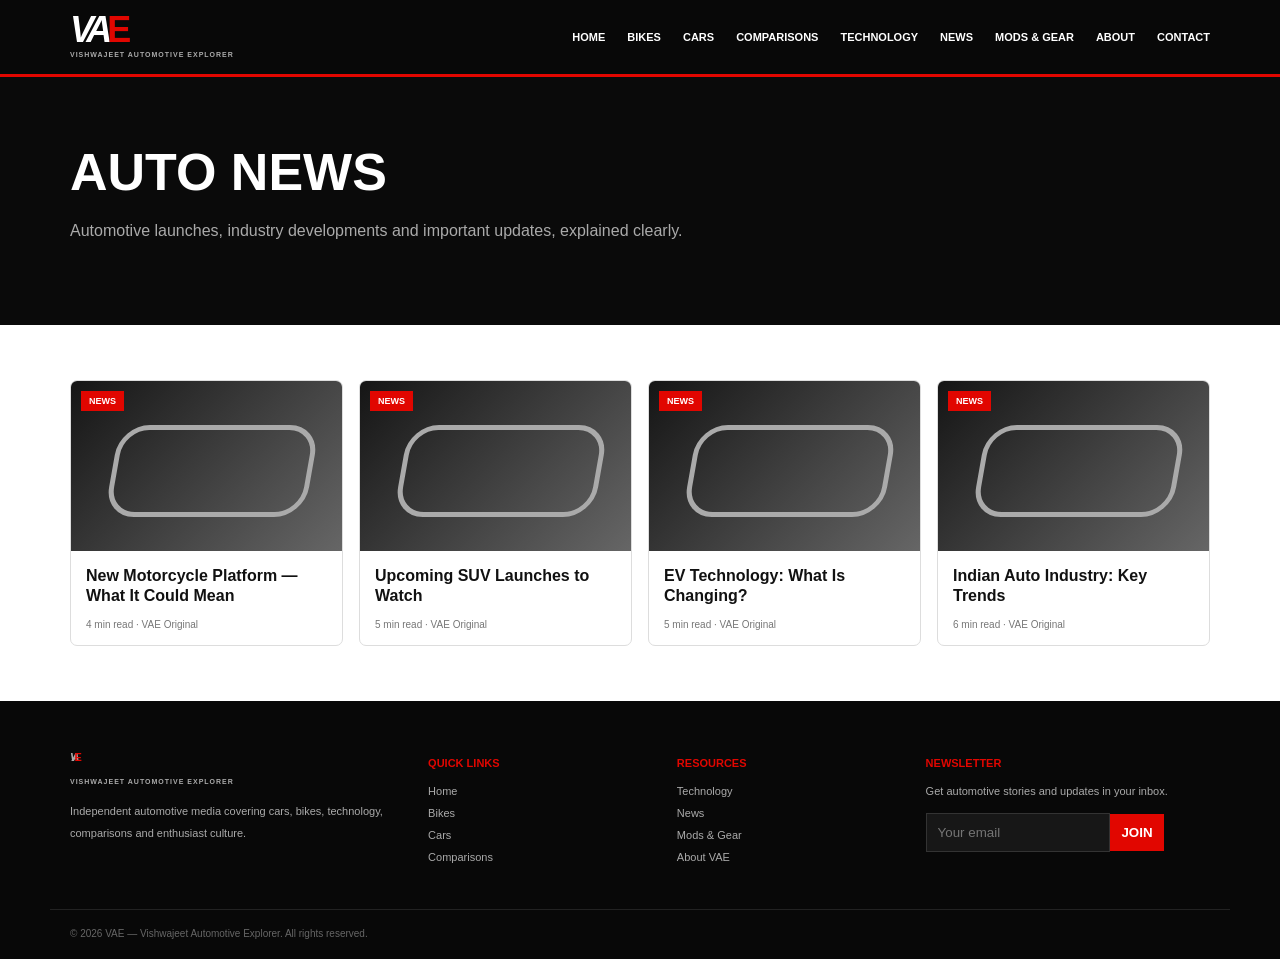
<file: news.html>
<!doctype html><html lang="en"><head><meta charset="utf-8"><meta name="viewport" content="width=device-width,initial-scale=1">
<title>Auto News | VAE</title><meta name="description" content="VAE — Vishwajeet Automotive Explorer. Cars, bikes, comparisons, technology and automotive news."><link rel="stylesheet" href="style.css"></head>
<body><header><div class="container nav"><a class="logo" href="index.html">VA<i>E</i><span class="sub">VISHWAJEET AUTOMOTIVE EXPLORER</span></a><nav><a class="" href="index.html">Home</a><a class="" href="bikes.html">Bikes</a><a class="" href="cars.html">Cars</a><a class="" href="comparisons.html">Comparisons</a><a class="" href="technology.html">Technology</a><a class="" href="news.html">News</a><a class="" href="mods.html">Mods & Gear</a><a class="" href="about.html">About</a><a class="" href="contact.html">Contact</a></nav><div class="menu">☰</div></div></header><section class="page-hero"><div class="container"><h1>Auto News</h1><p>Automotive launches, industry developments and important updates, explained clearly.</p></div></section><section><div class="container"><div class="grid"><article class="card"><div class="pic"><span class="tag">NEWS</span></div><div class="body"><h3>New Motorcycle Platform — What It Could Mean</h3><div class="meta">4 min read · VAE Original</div></div></article><article class="card"><div class="pic"><span class="tag">NEWS</span></div><div class="body"><h3>Upcoming SUV Launches to Watch</h3><div class="meta">5 min read · VAE Original</div></div></article><article class="card"><div class="pic"><span class="tag">NEWS</span></div><div class="body"><h3>EV Technology: What Is Changing?</h3><div class="meta">5 min read · VAE Original</div></div></article><article class="card"><div class="pic"><span class="tag">NEWS</span></div><div class="body"><h3>Indian Auto Industry: Key Trends</h3><div class="meta">6 min read · VAE Original</div></div></article></div></div></section>
<footer><div class="container foot"><div><a class="logo" href="index.html">VA<i>E</i><span class="sub">VISHWAJEET AUTOMOTIVE EXPLORER</span></a><p>Independent automotive media covering cars, bikes, technology, comparisons and enthusiast culture.</p></div><div><h3>Quick Links</h3><p><a href="index.html">Home</a><br><a href="bikes.html">Bikes</a><br><a href="cars.html">Cars</a><br><a href="comparisons.html">Comparisons</a></p></div><div><h3>Resources</h3><p><a href="technology.html">Technology</a><br><a href="news.html">News</a><br><a href="mods.html">Mods & Gear</a><br><a href="about.html">About VAE</a></p></div><div><h3>Newsletter</h3><p>Get automotive stories and updates in your inbox.</p><form onsubmit="event.preventDefault();alert('Thanks for joining VAE!');"><input aria-label="Email" required type="email" placeholder="Your email" style="padding:11px;width:65%;background:#171717;border:1px solid #333;color:white"><button style="padding:11px;background:#e10600;color:white;border:0;font-weight:bold">JOIN</button></form></div></div><div class="container copy">© 2026 VAE — Vishwajeet Automotive Explorer. All rights reserved.</div></footer></body></html>
</file>
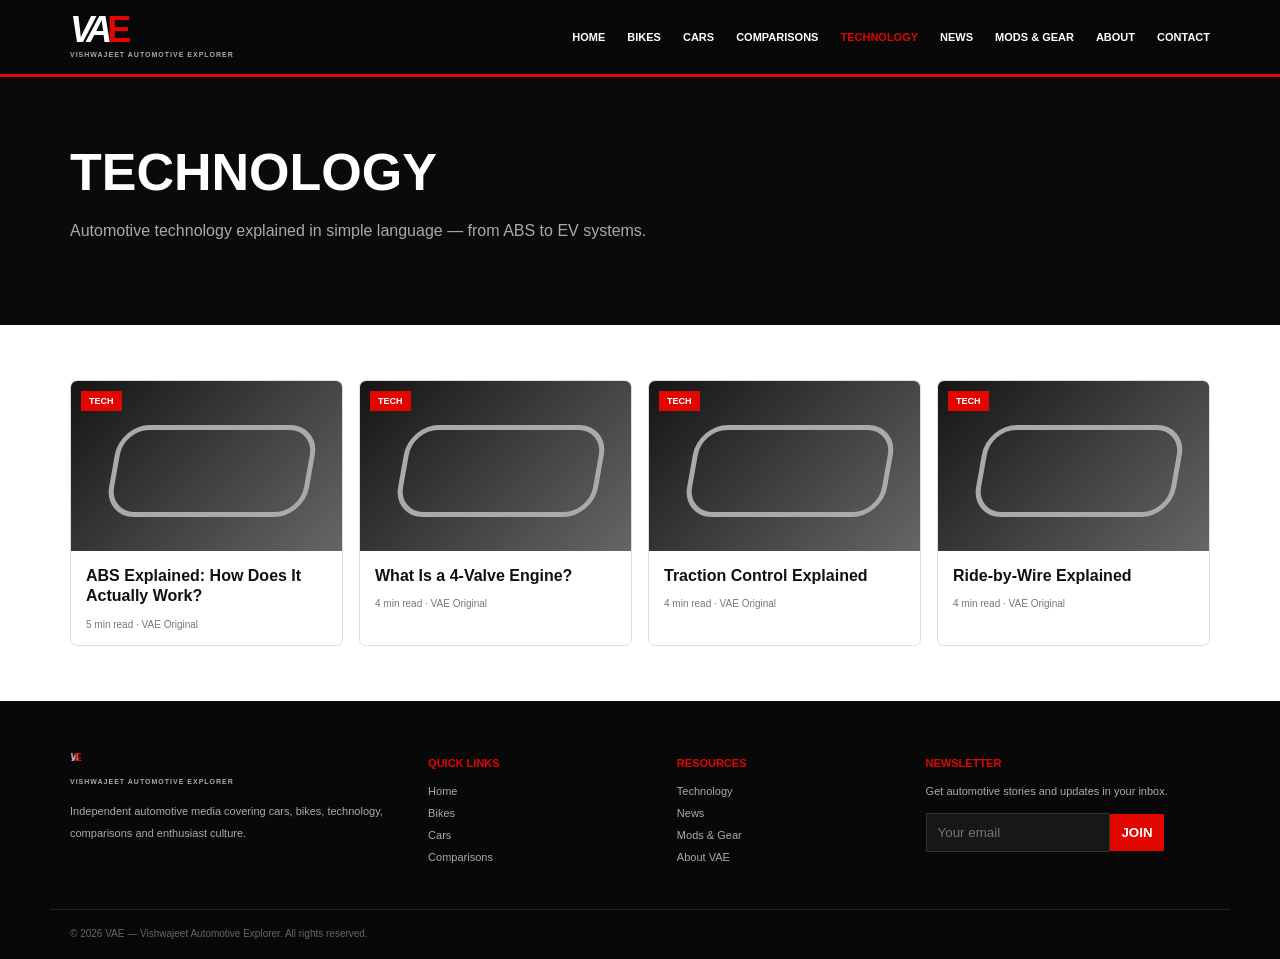
<file: technology.html>
<!doctype html><html lang="en"><head><meta charset="utf-8"><meta name="viewport" content="width=device-width,initial-scale=1">
<title>Technology | VAE</title><meta name="description" content="VAE — Vishwajeet Automotive Explorer. Cars, bikes, comparisons, technology and automotive news."><link rel="stylesheet" href="style.css"></head>
<body><header><div class="container nav"><a class="logo" href="index.html">VA<i>E</i><span class="sub">VISHWAJEET AUTOMOTIVE EXPLORER</span></a><nav><a class="" href="index.html">Home</a><a class="" href="bikes.html">Bikes</a><a class="" href="cars.html">Cars</a><a class="" href="comparisons.html">Comparisons</a><a class="active" href="technology.html">Technology</a><a class="" href="news.html">News</a><a class="" href="mods.html">Mods & Gear</a><a class="" href="about.html">About</a><a class="" href="contact.html">Contact</a></nav><div class="menu">☰</div></div></header><section class="page-hero"><div class="container"><h1>Technology</h1><p>Automotive technology explained in simple language — from ABS to EV systems.</p></div></section><section><div class="container"><div class="grid"><article class="card"><div class="pic"><span class="tag">TECH</span></div><div class="body"><h3>ABS Explained: How Does It Actually Work?</h3><div class="meta">5 min read · VAE Original</div></div></article><article class="card"><div class="pic"><span class="tag">TECH</span></div><div class="body"><h3>What Is a 4-Valve Engine?</h3><div class="meta">4 min read · VAE Original</div></div></article><article class="card"><div class="pic"><span class="tag">TECH</span></div><div class="body"><h3>Traction Control Explained</h3><div class="meta">4 min read · VAE Original</div></div></article><article class="card"><div class="pic"><span class="tag">TECH</span></div><div class="body"><h3>Ride-by-Wire Explained</h3><div class="meta">4 min read · VAE Original</div></div></article></div></div></section>
<footer><div class="container foot"><div><a class="logo" href="index.html">VA<i>E</i><span class="sub">VISHWAJEET AUTOMOTIVE EXPLORER</span></a><p>Independent automotive media covering cars, bikes, technology, comparisons and enthusiast culture.</p></div><div><h3>Quick Links</h3><p><a href="index.html">Home</a><br><a href="bikes.html">Bikes</a><br><a href="cars.html">Cars</a><br><a href="comparisons.html">Comparisons</a></p></div><div><h3>Resources</h3><p><a href="technology.html">Technology</a><br><a href="news.html">News</a><br><a href="mods.html">Mods & Gear</a><br><a href="about.html">About VAE</a></p></div><div><h3>Newsletter</h3><p>Get automotive stories and updates in your inbox.</p><form onsubmit="event.preventDefault();alert('Thanks for joining VAE!');"><input aria-label="Email" required type="email" placeholder="Your email" style="padding:11px;width:65%;background:#171717;border:1px solid #333;color:white"><button style="padding:11px;background:#e10600;color:white;border:0;font-weight:bold">JOIN</button></form></div></div><div class="container copy">© 2026 VAE — Vishwajeet Automotive Explorer. All rights reserved.</div></footer></body></html>
</file>
<file: style.css>
:root{--red:#e10600;--black:#080808;--dark:#121212;--white:#fff;--muted:#a8a8a8;--line:#ddd;--light:#f5f5f5}
*{box-sizing:border-box}html{scroll-behavior:smooth}body{margin:0;font-family:Arial,Helvetica,sans-serif;color:#111;background:#fff}
a{text-decoration:none;color:inherit}.container{max-width:1180px;margin:auto;padding:0 20px}
header{background:var(--black);color:#fff;border-bottom:3px solid var(--red);position:sticky;top:0;z-index:99}
.nav{min-height:74px;display:flex;align-items:center;gap:30px}.logo{font-size:36px;font-weight:900;font-style:italic;letter-spacing:-5px;line-height:.8}.logo i{color:var(--red);font-style:normal}.sub{display:block;font-size:7px;letter-spacing:1px;font-style:normal;color:#aaa;margin-top:7px}
nav{display:flex;gap:22px;margin-left:auto}nav a{font-size:11px;font-weight:800;text-transform:uppercase}nav a:hover,nav a.active{color:var(--red)}
.menu{display:none;margin-left:auto;font-size:24px}
.hero{background:linear-gradient(110deg,#050505,#171717 68%,#310707);color:#fff}.hero-grid{display:grid;grid-template-columns:45% 55%;align-items:center;min-height:520px}.eyebrow{color:var(--red);font-size:13px;font-weight:900;letter-spacing:2px}.hero h1{font-size:clamp(44px,6vw,74px);line-height:.9;text-transform:uppercase;letter-spacing:-3px;margin:18px 0}.hero h1 span{color:var(--red)}.hero p{color:#ccc;line-height:1.65;max-width:510px}.actions{margin-top:24px}.btn{display:inline-block;padding:13px 19px;border:1px solid #777;border-radius:4px;color:#fff;font-size:11px;font-weight:900;text-transform:uppercase;margin:5px 8px 5px 0}.btn.red{background:var(--red);border-color:var(--red)}
.bike-art{height:330px;position:relative}.bike-art:before{content:"";position:absolute;width:450px;height:180px;right:20px;top:75px;border-radius:50%;background:radial-gradient(ellipse,rgba(225,6,0,.25),transparent 65%)}.bike{position:absolute;right:25px;top:55px;width:460px;height:250px}.wheel{position:absolute;width:125px;height:125px;border:11px solid #292929;border-radius:50%;background:#050505;bottom:15px}.w1{left:35px}.w2{right:35px}.tank{position:absolute;left:150px;top:60px;width:150px;height:75px;background:linear-gradient(135deg,#555,#080808);border:2px solid #777;border-radius:50%;transform:rotate(-8deg)}.seat{position:absolute;left:90px;top:75px;width:105px;height:25px;background:#050505;border-radius:20px}.frame{position:absolute;left:125px;top:118px;width:215px;height:75px;border-bottom:13px solid var(--red);transform:skew(-15deg)}.engine{position:absolute;left:180px;top:125px;width:90px;height:70px;background:#181818;border:2px solid #555;border-radius:10px}.engine:after{content:"VAE";position:absolute;left:27px;top:24px;color:#eee;font-weight:900}.lamp{position:absolute;right:55px;top:70px;width:48px;height:34px;background:#fff;box-shadow:0 0 35px #fff;clip-path:polygon(15% 0,100% 30%,80% 100%,0 70%)}
section{padding:55px 0}.title{display:flex;justify-content:space-between;align-items:center;margin-bottom:22px}.title h2{margin:0;font-size:25px;text-transform:uppercase}.title h2:before{content:"";display:inline-block;width:5px;height:23px;background:var(--red);margin-right:10px;vertical-align:-4px}.more{color:var(--red);font-size:11px;font-weight:900;text-transform:uppercase}
.grid{display:grid;grid-template-columns:repeat(4,1fr);gap:16px}.card{border:1px solid var(--line);border-radius:7px;overflow:hidden;background:#fff}.pic{height:170px;background:linear-gradient(135deg,#151515,#666);position:relative}.pic:after{content:"";position:absolute;left:15%;top:26%;width:70%;height:48%;border:5px solid #aaa;border-radius:30px;transform:skew(-10deg)}.tag{position:absolute;z-index:1;top:10px;left:10px;background:var(--red);color:#fff;padding:5px 8px;font-size:9px;font-weight:900}.body{padding:15px}.body h3{font-size:16px;line-height:1.3;margin:0 0 12px}.meta{font-size:10px;color:#777}.dark{background:var(--black);color:#fff}.dark .card{background:#151515;border-color:#333}.dark .meta{color:#aaa}
.categories{display:grid;grid-template-columns:repeat(6,1fr);border:1px solid var(--line);border-radius:7px;overflow:hidden;margin-top:25px}.cat{text-align:center;padding:24px 8px;border-right:1px solid var(--line)}.cat:last-child{border:0}.icon{font-size:28px}.cat b{display:block;font-size:11px;margin-top:8px}.cat span{font-size:10px;color:#777}
.compare{background:linear-gradient(100deg,#0a0a0a,#1b1b1b);color:#fff;border-radius:7px;padding:30px;display:grid;grid-template-columns:35% 65%;align-items:center}.compare h2{font-size:36px;text-transform:uppercase;margin:0}.compare h2 span{color:var(--red)}.compare p{color:#aaa;line-height:1.5;font-size:13px}.versus{display:flex;justify-content:space-around;align-items:center}.mini{width:180px;height:75px;border-bottom:10px solid #666;border-radius:50%}.vs{font-size:42px;color:var(--red);font-weight:900;font-style:italic}
.page-hero{background:#0a0a0a;color:#fff;padding:65px 0}.page-hero h1{font-size:52px;margin:0 0 10px;text-transform:uppercase}.page-hero p{color:#aaa;max-width:700px;line-height:1.6}
.article{max-width:820px}.article h1{font-size:44px;line-height:1.05}.article .lead{font-size:18px;line-height:1.7;color:#555}.article h2{margin-top:38px}.article p,.article li{line-height:1.8;color:#333}.notice{padding:15px;background:#f7f7f7;border-left:4px solid var(--red);font-size:13px}
.form{max-width:650px;display:grid;gap:14px}.form input,.form textarea{padding:14px;border:1px solid #ccc;font:inherit}.form textarea{min-height:150px}
footer{background:#080808;color:#fff;padding:45px 0 20px}.foot{display:grid;grid-template-columns:1.5fr 1fr 1fr 1.3fr;gap:30px}.foot h3{font-size:11px;color:var(--red);text-transform:uppercase}.foot p,.foot a{font-size:11px;line-height:2;color:#aaa}.copy{border-top:1px solid #222;margin-top:30px;padding-top:18px;color:#666;font-size:10px}
@media(max-width:850px){nav{display:none}.menu{display:block}.hero-grid{grid-template-columns:1fr;text-align:center;padding:45px 0}.hero p{margin:auto}.bike-art{height:260px}.bike{transform:scale(.72);right:50%;margin-right:-230px}.grid{grid-template-columns:repeat(2,1fr)}.categories{grid-template-columns:repeat(3,1fr)}.cat:nth-child(3){border-right:0}.compare{grid-template-columns:1fr;text-align:center}.foot{grid-template-columns:repeat(2,1fr)}}
@media(max-width:520px){.grid{grid-template-columns:1fr}.categories{grid-template-columns:repeat(2,1fr)}.page-hero h1{font-size:40px}.article h1{font-size:34px}.foot{grid-template-columns:1fr}}
</file>
<file: VAE_real_website_N160_Apache_article/style.css>
.article-wrap{max-width:900px;margin:auto}.article-card{background:#fff;border:1px solid #ddd;border-radius:8px;padding:28px}.specs{width:100%;border-collapse:collapse;margin:20px 0;font-size:14px}.specs th,.specs td{border:1px solid #ddd;padding:11px;text-align:left}.specs th{background:#111;color:#fff}.verdict{border-left:5px solid var(--red);background:#f7f7f7;padding:18px;margin:25px 0}.source-list{font-size:12px;color:#666;line-height:1.7}.source-list a{color:#b00000;text-decoration:underline}
</file>
